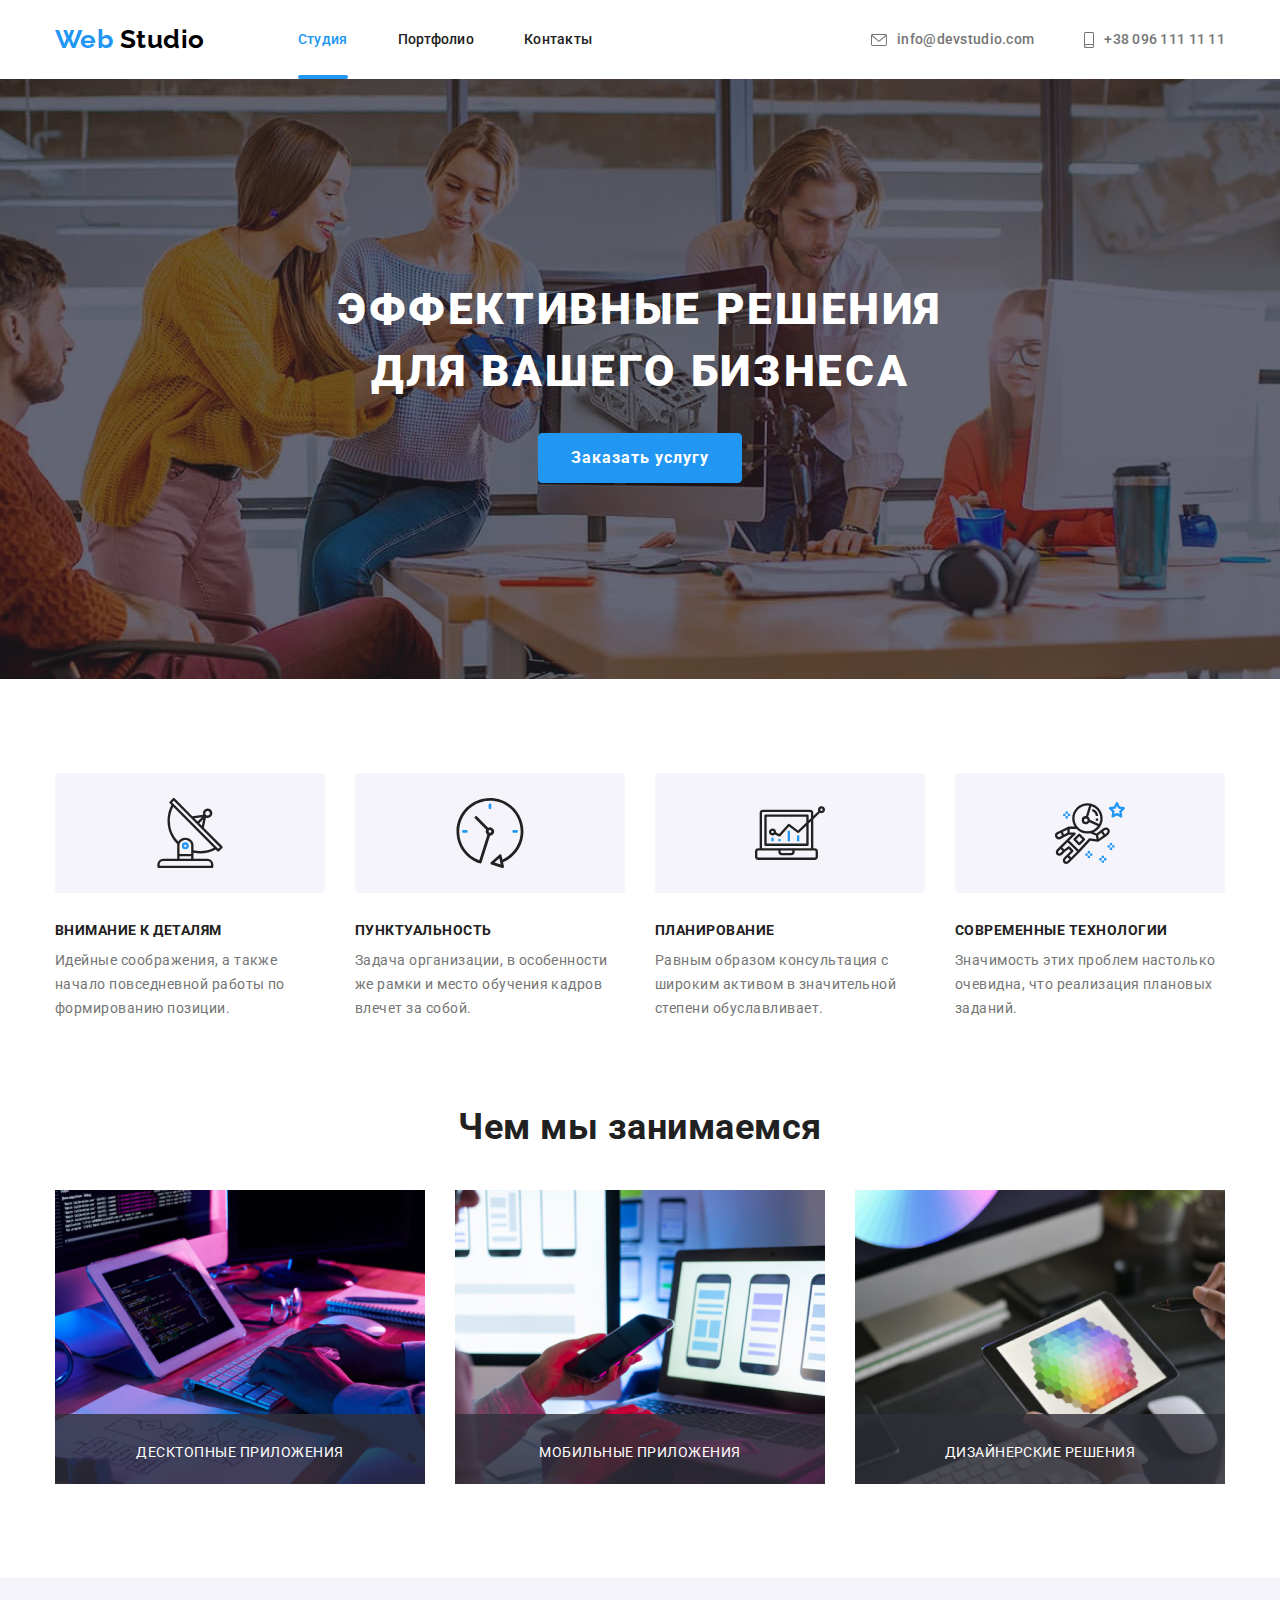
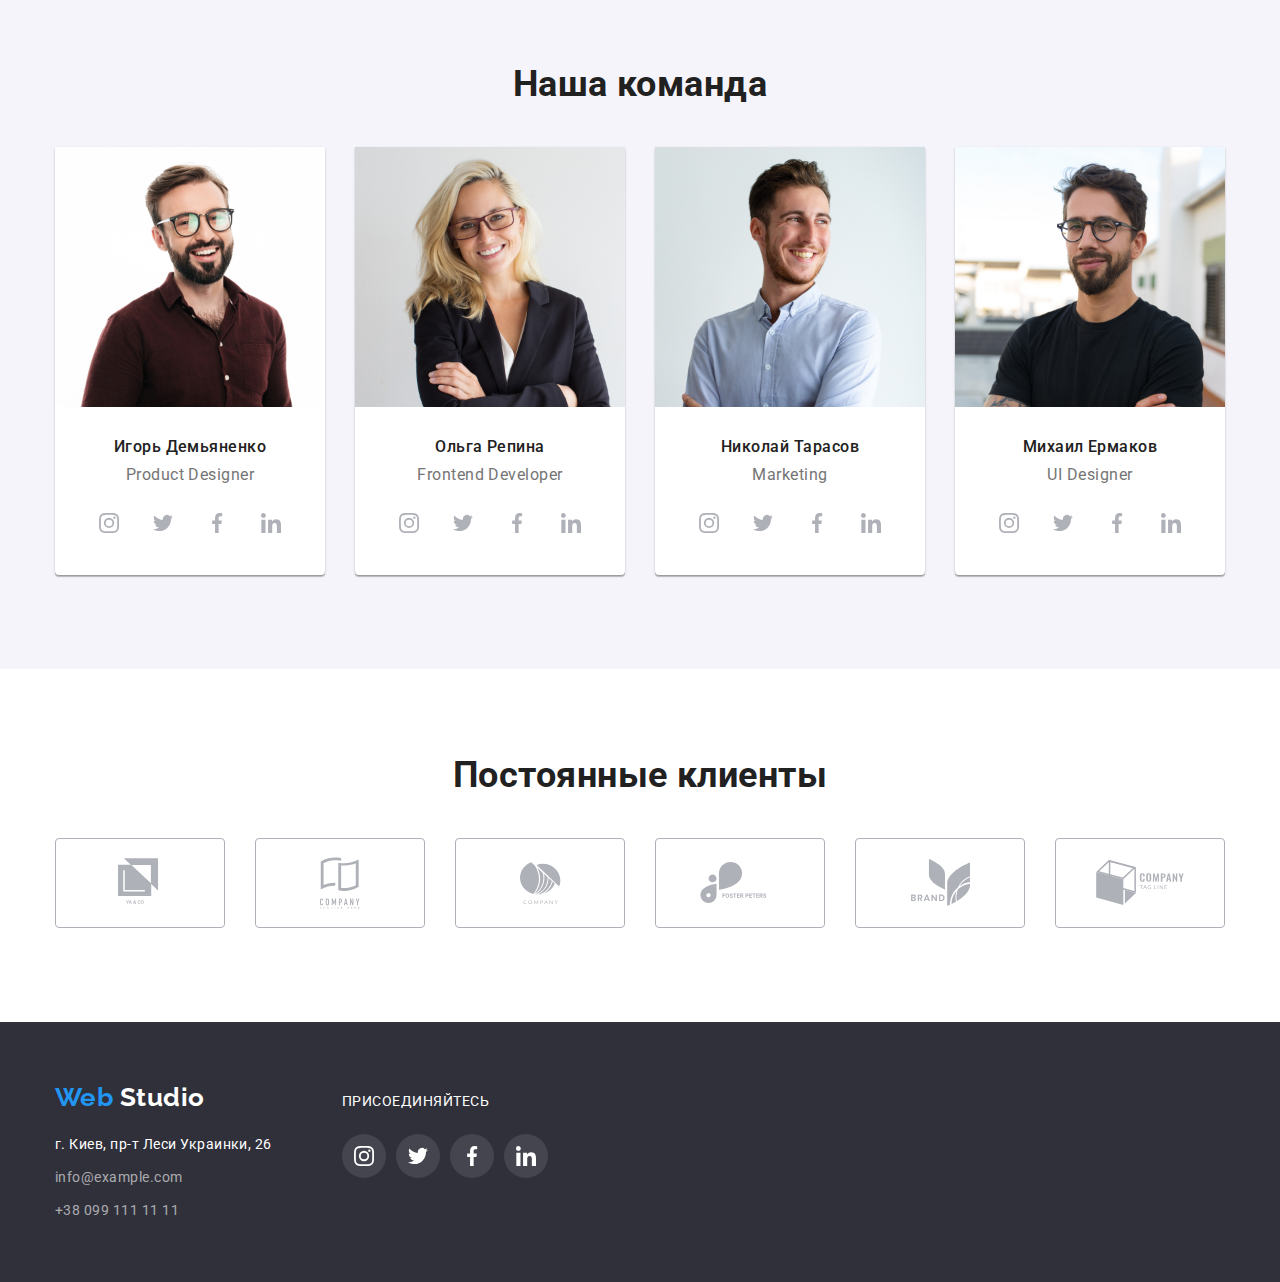
<file: index.html>
<!DOCTYPE html>
<html lang="ru">
  <head>
    <meta charset="UTF-8" />
    <meta name="viewport" content="width=device-width, initial-scale=1.0" />
    <title>WebStudio</title>

    <link rel="preconnect" href="https://fonts.gstatic.com" />
    <link
      href="https://fonts.googleapis.com/css2?family=Raleway:wght@700&family=Roboto:wght@400;500;700;900&display=swap"
      rel="stylesheet"
    />
    <link rel="stylesheet" href="./css/modern-normalize.css " />
    <link rel="stylesheet" href="./css/style.css" />
  </head>
  <body>
    <!-- Шапка сайта -->
    <header>
      <div class="container top-line">
        <nav class="nav-container">
          <a href="" class="logo">
            <span class="logo-blue">Web</span>
            <span class="logo-black">Studio</span>
          </a>

          <ul class="site-nav">
            <li class="pages">
              <a href="./index.html" class="link current">Студия</a>
            </li>
            <li class="pages">
              <a href="./portfolio.html" class="link">Портфолио</a>
            </li>
            <li class="pages"><a href="" class="link">Контакты</a></li>
          </ul>
        </nav>

        <ul class="list-cont">
          <li class="item">
            <a href="mailto:info@devstudio.com" class="mail">
              <svg class="header-icon" width="16px" height="12px">
                <use href="./images/sprite.svg#icon-envelope"></use>
              </svg>
              info@devstudio.com
            </a>
          </li>
          <li class="item">
            <a href="tel:+380961111111" class="tel">
              <svg class="header-icon" width="10px" height="16px">
                <use href="./images/sprite.svg#icon-smartphone"></use>
              </svg>

              +38 096 111 11 11</a
            >
          </li>
        </ul>
      </div>
    </header>
    <main>
      <!-- Герой -->
      <section class="hero">
        <div class="container">
          <h1 class="hero-title">
            Эффективные решения <br />для вашего бизнеса
          </h1>
          <button class="text-btn" data-modal-open>Заказать услугу</button>
        </div>
      </section>
      <!-- Особенности компании -->
      <section class="features">
        <div class="container">
          <h2 class="visually-hidden">Особенности</h2>
          <ul class="features-list">
            <li class="features-card">
              <div class="box">
                <svg class="features-icon" width="70px" height="70px">
                  <use href="./images/sprite.svg#icon-antenna-1"></use>
                </svg>
              </div>

              <h3 class="features-title">Внимание к деталям</h3>
              <p class="features-desc">
                Идейные соображения, а также начало повседневной работы по
                формированию позиции.
              </p>
            </li>
            <li class="features-card">
              <div class="box">
                <svg class="features-icon" width="70px" height="70px">
                  <use href="./images/sprite.svg#icon-clock-1"></use>
                </svg>
              </div>
              <h3 class="features-title">Пунктуальность</h3>
              <p class="features-desc">
                Задача организации, в особенности же рамки и место обучения
                кадров влечет за собой.
              </p>
            </li>
            <li class="features-card">
              <div class="box">
                <svg class="features-icon" width="70px" height="70px">
                  <use href="./images/sprite.svg#icon-diagram-1"></use>
                </svg>
              </div>
              <h3 class="features-title">Планирование</h3>
              <p class="features-desc">
                Равным образом консультация с широким активом в значительной
                степени обуславливает.
              </p>
            </li>
            <li class="features-card">
              <div class="box">
                <svg class="features-icon" width="70px" height="70px">
                  <use href="./images/sprite.svg#icon-astronaut-1"></use>
                </svg>
              </div>
              <h3 class="features-title">Современные технологии</h3>
              <p class="features-desc">
                Значимость этих проблем настолько очевидна, что реализация
                плановых заданий.
              </p>
            </li>
          </ul>
        </div>
      </section>
      <!-- Услуги компании -->
      <section class="services">
        <div class="container">
          <h2 class="services-title">Чем мы занимаемся</h2>
          <ul class="services-list">
            <li class="services-card">
              <a href="" class="link"
                ><img
                  src="./images/box1.jpg"
                  alt="услуги_компании"
                  width="370"
                  height="294"
                />
                <div class="services-overlay">
                  <p class="services-describe">ДЕСКТОПНЫЕ ПРИЛОЖЕНИЯ</p>
                </div></a
              >
            </li>
            <li class="services-card">
              <a href="" class="link">
                <img
                  src="./images/box2.jpg"
                  alt="услуги_компании"
                  width="370"
                  height="294"
                />
                <div class="services-overlay">
                  <p class="services-describe">МОБИЛЬНЫЕ ПРИЛОЖЕНИЯ</p>
                </div></a
              >
            </li>
            <li class="services-card">
              <a href="" class="link">
                <img
                  src="./images/box3.jpg"
                  alt="услуги_компании"
                  width="370"
                  height="294"
                />
                <div class="services-overlay">
                  <p class="services-describe">ДИЗАЙНЕРСКИЕ РЕШЕНИЯ</p>
                </div></a
              >
            </li>
          </ul>
        </div>
      </section>
      <!-- Участники компании -->
      <section class="team">
        <div class="container">
          <h2 class="team-title">Наша команда</h2>
          <ul class="team-list">
            <li class="team-card">
              <img
                src="./images/img_3.jpg"
                alt="участник_команды"
                width="270"
                height="260"
              />
              <h3 class="team-member">Игорь Демьяненко</h3>
              <p class="position">Product Designer</p>
              <ul class="social-links">
                <li class="social-list">
                  <a href="" aria-label="Ссылка на Instagram" class="team-link"
                    ><svg class="team-icon" width="20" height="20">
                      <use href="./images/sprite.svg#icon-instagram-1"></use>
                    </svg>
                  </a>
                </li>
                <li class="social-list">
                  <a href="" aria-label="Ссылка на Twitter" class="team-link"
                    ><svg class="team-icon" width="20" height="20">
                      <use href="./images/sprite.svg#icon-twitter-1"></use></svg
                  ></a>
                </li>
                <li class="social-list">
                  <a href="" aria-label="Ссылка на Facebook" class="team-link"
                    ><svg class="team-icon" width="20" height="20">
                      <use
                        href="./images/sprite.svg#icon-facebook-1"
                      ></use></svg
                  ></a>
                </li>
                <li class="social-list">
                  <a href="" aria-label=" Ссылка на Linkedin" class="team-link"
                    ><svg class="team-icon" width="20" height="20">
                      <use
                        href="./images/sprite.svg#icon-linkedin-1"
                      ></use></svg
                  ></a>
                </li>
              </ul>
            </li>
            <li class="team-card">
              <img
                src="./images/img_2.jpg"
                alt="участник_команды"
                width="270"
                height="260"
              />
              <h3 class="team-member">Ольга Репина</h3>
              <p class="position">Frontend Developer</p>
              <ul class="social-links">
                <li class="social-list">
                  <a href="" aria-label="Ссылка на Instagram" class="team-link"
                    ><svg class="team-icon" width="20" height="20">
                      <use href="./images/sprite.svg#icon-instagram-1"></use>
                    </svg>
                  </a>
                </li>
                <li class="social-list">
                  <a href="" aria-label="Ссылка на Twitter" class="team-link"
                    ><svg class="team-icon" width="20" height="20">
                      <use href="./images/sprite.svg#icon-twitter-1"></use></svg
                  ></a>
                </li>
                <li class="social-list">
                  <a href="" aria-label="Ссылка на Facebook" class="team-link"
                    ><svg class="team-icon" width="20" height="20">
                      <use
                        href="./images/sprite.svg#icon-facebook-1"
                      ></use></svg
                  ></a>
                </li>
                <li class="social-list">
                  <a href="" aria-label="Ссылка на Linkedin" class="team-link"
                    ><svg class="team-icon" width="20" height="20">
                      <use
                        href="./images/sprite.svg#icon-linkedin-1"
                      ></use></svg
                  ></a>
                </li>
              </ul>
            </li>
            <li class="team-card">
              <img
                src="./images/img_1.jpg"
                alt="участник_команды"
                width="270"
                height="260"
              />
              <h3 class="team-member">Николай Тарасов</h3>
              <p class="position">Marketing</p>
              <ul class="social-links">
                <li class="social-list">
                  <a href="" aria-label="Ссылка на Instagram" class="team-link"
                    ><svg class="team-icon" width="20" height="20">
                      <use href="./images/sprite.svg#icon-instagram-1"></use>
                    </svg>
                  </a>
                </li>
                <li class="social-list">
                  <a href="" aria-label="Ссылка на Twitter" class="team-link"
                    ><svg class="team-icon" width="20" height="20">
                      <use href="./images/sprite.svg#icon-twitter-1"></use></svg
                  ></a>
                </li>
                <li class="social-list">
                  <a href="" aria-label="Ссылка на Facebook" class="team-link"
                    ><svg class="team-icon" width="20" height="20">
                      <use
                        href="./images/sprite.svg#icon-facebook-1"
                      ></use></svg
                  ></a>
                </li>
                <li class="social-list">
                  <a href="" aria-label="Ссылка на Linkedin" class="team-link"
                    ><svg class="team-icon" width="20" height="20">
                      <use
                        href="./images/sprite.svg#icon-linkedin-1"
                      ></use></svg
                  ></a>
                </li>
              </ul>
            </li>
            <li class="team-card">
              <img
                src="./images/img.jpg"
                alt="участник_команды"
                width="270"
                height="260"
              />
              <h3 class="team-member">Михаил Ермаков</h3>
              <p class="position">UI Designer</p>
              <ul class="social-links">
                <li class="social-list">
                  <a href="" aria-label="Ссылка на Instagram" class="team-link"
                    ><svg class="team-icon" width="20" height="20">
                      <use href="./images/sprite.svg#icon-instagram-1"></use>
                    </svg>
                  </a>
                </li>
                <li class="social-list">
                  <a href="" aria-label="Ссылка на Twitter" class="team-link"
                    ><svg class="team-icon" width="20" height="20">
                      <use href="./images/sprite.svg#icon-twitter-1"></use></svg
                  ></a>
                </li>
                <li class="social-list">
                  <a href="" aria-label="Ссылка на Facebook" class="team-link"
                    ><svg class="team-icon" width="20" height="20">
                      <use
                        href="./images/sprite.svg#icon-facebook-1"
                      ></use></svg
                  ></a>
                </li>
                <li class="social-list">
                  <a href="" aria-label="Ссылка на Linkedin" class="team-link"
                    ><svg class="team-icon" width="20" height="20">
                      <use
                        href="./images/sprite.svg#icon-linkedin-1"
                      ></use></svg
                  ></a>
                </li>
              </ul>
            </li>
          </ul>
        </div>
      </section>
      <section class="clients">
        <div class="container">
          <h2 class="clients-title">Постоянные клиенты</h2>
          <ul class="clients-card">
            <li class="clients-list">
              <a href="" class="clients-link"
                ><svg class="clients-icon" width="44.27px" height="49.23px">
                  <use href="./images/sprite.svg#icon-logo1"></use></svg
              ></a>
            </li>
            <li class="clients-list">
              <a href="" class="clients-link"
                ><svg class="clients-icon" width="40px" height="52px">
                  <use href="./images/sprite.svg#icon-logo2"></use></svg
              ></a>
            </li>
            <li class="clients-list">
              <a href="" class="clients-link"
                ><svg class="clients-icon" width="41px" height="42.6px">
                  <use href="./images/sprite.svg#icon-logo3"></use></svg
              ></a>
            </li>
            <li class="clients-list">
              <a href="" class="clients-link"
                ><svg class="clients-icon" width="79.66px" height="42.02px">
                  <use href="./images/sprite.svg#icon-logo4"></use></svg
              ></a>
            </li>
            <li class="clients-list">
              <a href="" class="clients-link"
                ><svg class="clients-icon" width="59px" height="47px">
                  <use href="./images/sprite.svg#icon-logo5"></use></svg
              ></a>
            </li>
            <li class="clients-list">
              <a href="" class="clients-link"
                ><svg class="clients-icon" width="88.48px" height="45.44px">
                  <use href="./images/sprite.svg#icon-logo6"></use></svg
              ></a>
            </li>
          </ul>
        </div>
      </section>
    </main>
    <!-- Подвал -->
    <footer class="footer">
      <div class="container">
        <div class="footer-adress">
          <a href="" class="logo"
            ><span class="logo-blue">Web</span
            ><span class="logo-white"> Studio</span></a
          >

          <address class="adress-list">
            <p class="city">г. Киев, пр-т Леси Украинки, 26</p>
            <p class="mail-footer">
              <a href=" mailto:info@example.com" class="mail"
                >info@example.com</a
              >
            </p>
            <p class="tel-footer">
              <a href="tel:+380991111111" class="tel">+38 099 111 11 11</a>
            </p>
          </address>
        </div>
        <div class="social">
          <p class="social-title">ПРИСОЕДИНЯЙТЕСЬ</p>
          <ul class="social-links">
            <li class="social-list">
              <a href="" aria-label="Ссылка на Instagram" class="footer-link"
                ><svg class="footer-icon" width="20" height="20">
                  <use href="./images/sprite.svg#icon-instagramf"></use></svg
              ></a>
            </li>
            <li class="social-list">
              <a href="" aria-label="Ссылка на Twitter" class="footer-link"
                ><svg class="footer-icon" width="20" height="20">
                  <use href="./images/sprite.svg#icon-twitterf"></use></svg
              ></a>
            </li>
            <li class="social-list">
              <a href="" aria-label="Ссылка на Facebook" class="footer-link"
                ><svg class="footer-icon" width="20" height="20">
                  <use href="./images/sprite.svg#icon-facebookf"></use></svg
              ></a>
            </li>
            <li class="social-list">
              <a href="" aria-label="Ссылка на Linkedin" class="footer-link"
                ><svg class="footer-icon" width="20" height="20">
                  <use href="./images/sprite.svg#icon-linkedinf"></use></svg
              ></a>
            </li>
          </ul>
        </div>
      </div>
    </footer>

    <div class="backdrop is-hidden" data-modal>
      <div class="modal">
        <button class="modal-btn" data-modal-close>
          <svg class="modal-icon" width="11" height="11">
            <use href="./images/sprite.svg#vector"></use>
          </svg>
        </button>
      </div>
    </div>

    <script src="./js/modal.js"></script>
  </body>
</html>
</file>
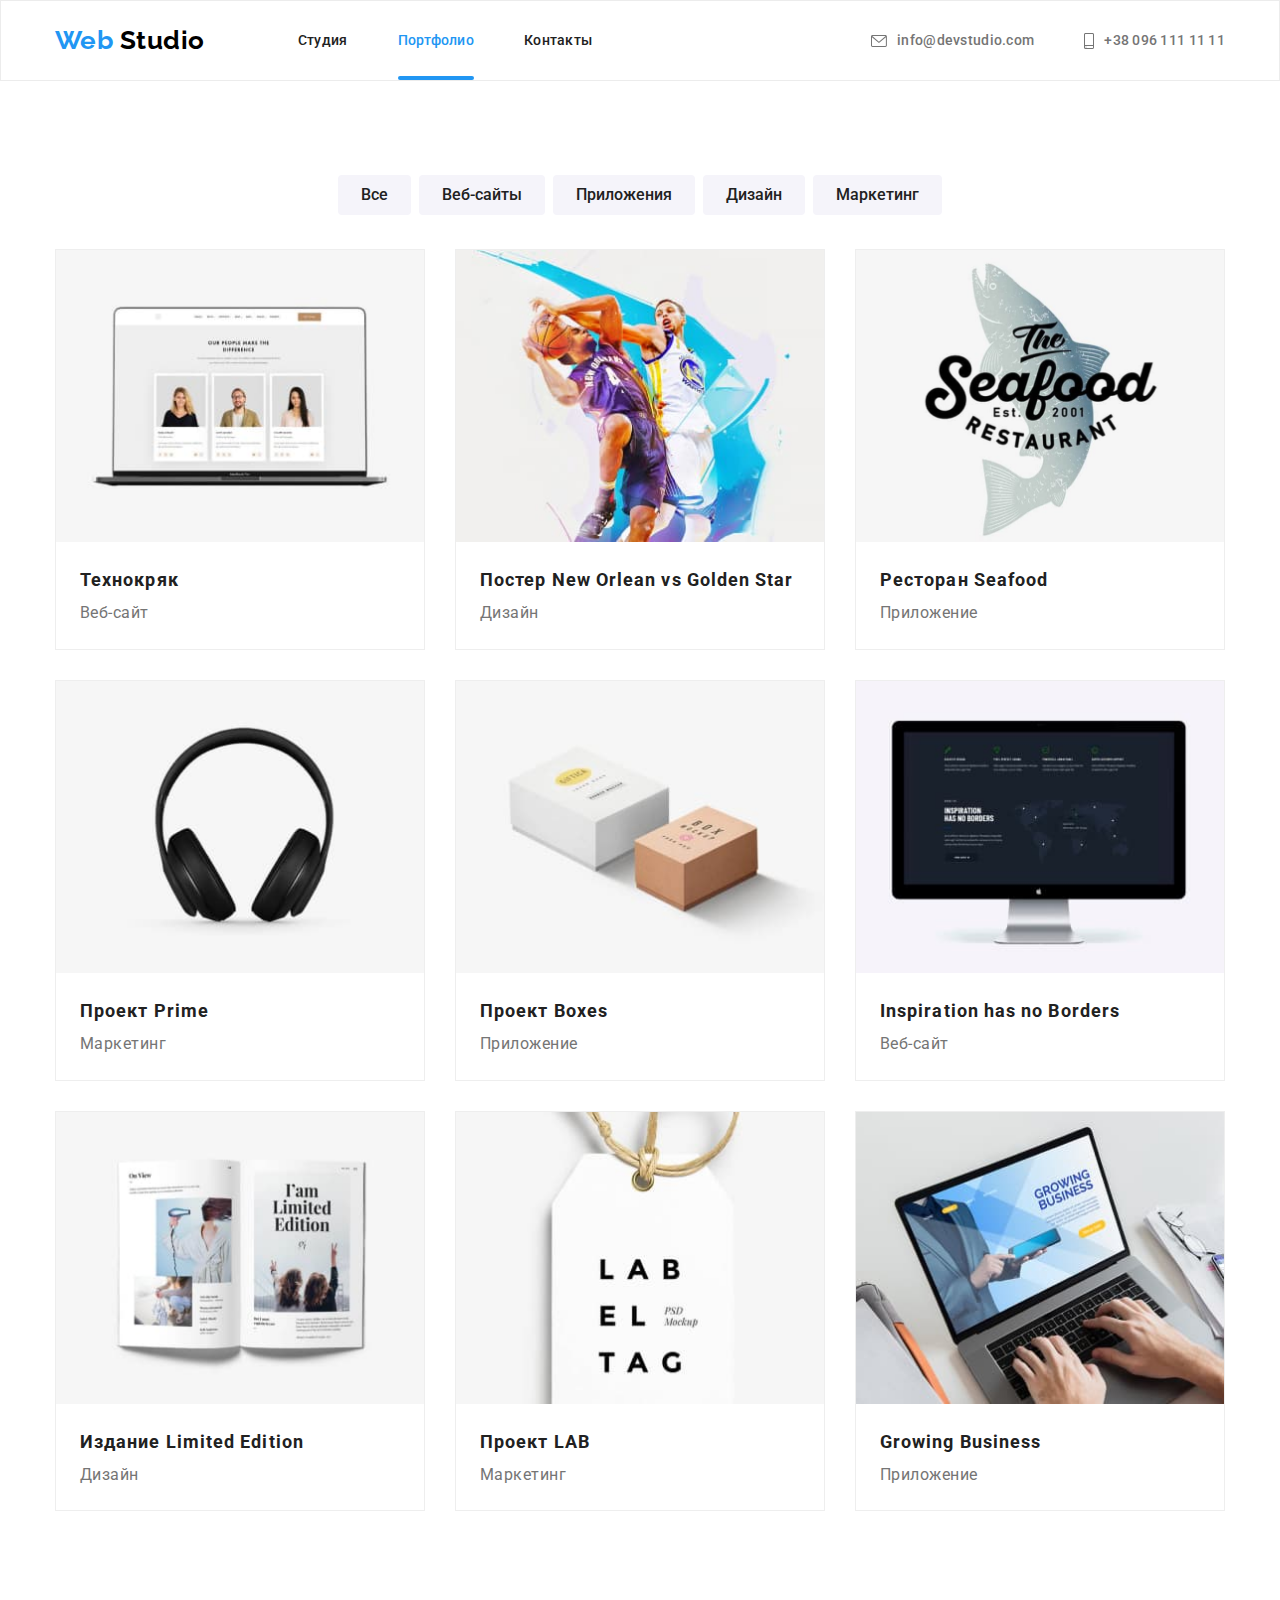
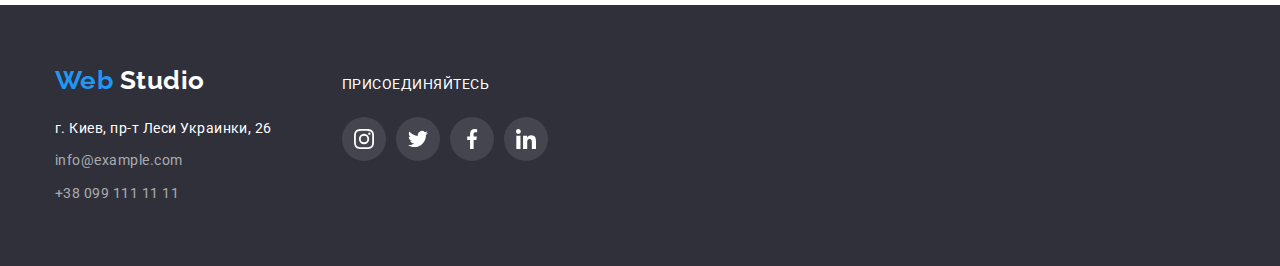
<file: portfolio.html>
<!DOCTYPE html>
<html lang="ru">
  <head>
    <meta charset="UTF-8" />
    <meta name="viewport" content="width=device-width, initial-scale=1.0" />
    <title>Портфолио</title>
    <link rel="preconnect" href="https://fonts.gstatic.com" />
    <link
      href="https://fonts.googleapis.com/css2?family=Raleway:wght@700&family=Roboto:wght@400;500;700;900&display=swap"
      rel="stylesheet"
    />
    <link rel="stylesheet" href="./css/modern-normalize.css " />
    <link rel="stylesheet" href="./css/style.css" />
  </head>
  <body>
    <!-- Шапка сайта -->
    <header class="header-line">
      <div class="container top-line">
        <nav class="nav-container">
          <a href="" class="logo">
            <span class="logo-blue">Web</span>
            <span class="logo-black">Studio</span>
          </a>

          <ul class="site-nav">
            <li class="pages">
              <a href="./index.html" class="link">Студия</a>
            </li>
            <li class="pages">
              <a href="./portfolio.html" class="link current">Портфолио</a>
            </li>
            <li class="pages"><a href="" class="link">Контакты</a></li>
          </ul>
        </nav>
        <ul class="list-cont">
          <li class="item">
            <a href="mailto:info@devstudio.com" class="mail">
              <svg class="header-icon" width="16px" height="12px">
                <use href="./images/sprite.svg#icon-envelope"></use>
              </svg>
              info@devstudio.com
            </a>
          </li>
          <li class="item">
            <a href="tel:+380961111111" class="tel">
              <svg class="header-icon" width="10px" height="16px">
                <use href="./images/sprite.svg#icon-smartphone"></use>
              </svg>
              +38 096 111 11 11
            </a>
          </li>
        </ul>
      </div>
    </header>
    <main>
      <h1 class="visually-hidden">Портфолио</h1>
      <!-- Список услуг -->
      <section class="portfolio">
        <div class="container">
          <ul class="filters">
            <li class="position">
              <button type="button" class="item">Все</button>
            </li>
            <li class="position">
              <button type="button" class="item">Веб-сайты</button>
            </li>
            <li class="position">
              <button type="button" class="item">Приложения</button>
            </li>
            <li class="position">
              <button type="button" class="item">Дизайн</button>
            </li>
            <li class="position">
              <button type="button" class="item">Маркетинг</button>
            </li>
          </ul>
          <ul class="serv-list">
            <li class="serv-card">
              <a href="" class="item">
                <div class="overlay-box">
                  <img
                    src="./images/img4.jpg"
                    alt="изображение-услуги-компании"
                    width="370"
                    height="294"
                  />
                  <div class="overlay">
                    <p class="overlay-text">
                      Технокряк это современная площадка распространения
                      коронавируса. Компании используют эту платформу для
                      цифрового шпионажа и атак на защищённые сервера
                      конкурентов.
                    </p>
                  </div>
                </div>
                <div class="title">
                  <h2 class="service">Технокряк</h2>
                  <p class="descrip">Веб-сайт</p>
                </div></a
              >
            </li>
            <li class="serv-card">
              <a href="" class="item">
                <div class="overlay-box">
                  <img
                    src="./images/img5.jpg"
                    alt="изображение-услуги-компании"
                    width="370"
                    height="294"
                  />
                  <div class="overlay">
                    <p class="overlay-text">
                      Технокряк это современная площадка распространения
                      коронавируса. Компании используют эту платформу для
                      цифрового шпионажа и атак на защищённые сервера
                      конкурентов.
                    </p>
                  </div>
                </div>
                <div class="title">
                  <h2 class="service">Постер New Orlean vs Golden Star</h2>
                  <p class="descrip">Дизайн</p>
                </div></a
              >
            </li>
            <li class="serv-card">
              <a href="" class="item">
                <div class="overlay-box">
                  <img
                    src="./images/img6.jpg"
                    alt="изображение-услуги-компании"
                    width="370"
                    height="294"
                  />
                  <div class="overlay">
                    <p class="overlay-text">
                      Технокряк это современная площадка распространения
                      коронавируса. Компании используют эту платформу для
                      цифрового шпионажа и атак на защищённые сервера
                      конкурентов.
                    </p>
                  </div>
                </div>
                <div class="title">
                  <h2 class="service">Ресторан Seafood</h2>
                  <p class="descrip">Приложение</p>
                </div></a
              >
            </li>
            <li class="serv-card">
              <a href="" class="item">
                <div class="overlay-box">
                  <img
                    src="./images/img7.jpg"
                    alt="изображение-услуги-компании"
                    width="370"
                    height="294"
                  />

                  <div class="overlay">
                    <p class="overlay-text">
                      Технокряк это современная площадка распространения
                      коронавируса. Компании используют эту платформу для
                      цифрового шпионажа и атак на защищённые сервера
                      конкурентов.
                    </p>
                  </div>
                </div>
                <div class="title">
                  <h2 class="service">Проект Prime</h2>
                  <p class="descrip">Маркетинг</p>
                </div></a
              >
            </li>
            <li class="serv-card">
              <a href="" class="item">
                <div class="overlay-box">
                  <img
                    src="./images/img8.jpg"
                    alt="изображение-услуги-компании"
                    width="370"
                    height="294"
                  />
                  <div class="overlay">
                    <p class="overlay-text">
                      Технокряк это современная площадка распространения
                      коронавируса. Компании используют эту платформу для
                      цифрового шпионажа и атак на защищённые сервера
                      конкурентов.
                    </p>
                  </div>
                </div>
                <div class="title">
                  <h2 class="service">Проект Boxes</h2>
                  <p class="descrip">Приложение</p>
                </div></a
              >
            </li>
            <li class="serv-card">
              <a href="" class="item">
                <div class="overlay-box">
                  <img
                    src="./images/img9.jpg"
                    alt="изображение-услуги-компании"
                    width="370"
                    height="294"
                  />
                  <div class="overlay">
                    <p class="overlay-text">
                      Технокряк это современная площадка распространения
                      коронавируса. Компании используют эту платформу для
                      цифрового шпионажа и атак на защищённые сервера
                      конкурентов.
                    </p>
                  </div>
                </div>
                <div class="title">
                  <h2 class="service">Inspiration has no Borders</h2>
                  <p class="descrip">Веб-сайт</p>
                </div></a
              >
            </li>
            <li class="serv-card">
              <a href="" class="item">
                <div class="overlay-box">
                  <img
                    src="./images/img10.jpg"
                    alt="изображение-услуги-компании"
                    width="370"
                    height="294"
                  />
                  <div class="overlay">
                    <p class="overlay-text">
                      Технокряк это современная площадка распространения
                      коронавируса. Компании используют эту платформу для
                      цифрового шпионажа и атак на защищённые сервера
                      конкурентов.
                    </p>
                  </div>
                </div>
                <div class="title">
                  <h2 class="service">Издание Limited Edition</h2>
                  <p class="descrip">Дизайн</p>
                </div></a
              >
            </li>
            <li class="serv-card">
              <a href="" class="item">
                <div class="overlay-box">
                  <img
                    src="./images/img11.jpg"
                    alt="изображение-услуги-компании"
                    width="370"
                    height="294"
                  />
                  <div class="overlay">
                    <p class="overlay-text">
                      Технокряк это современная площадка распространения
                      коронавируса. Компании используют эту платформу для
                      цифрового шпионажа и атак на защищённые сервера
                      конкурентов.
                    </p>
                  </div>
                </div>
                <div class="title">
                  <h2 class="service">Проект LAB</h2>
                  <p class="descrip">Маркетинг</p>
                </div></a
              >
            </li>
            <li class="serv-card">
              <a href="" class="item">
                <div class="overlay-box">
                  <img
                    src="./images/img12.jpg"
                    alt="изображение-услуги-компании"
                    width="370"
                    height="294"
                  />
                  <div class="overlay">
                    <p class="overlay-text">
                      Технокряк это современная площадка распространения
                      коронавируса. Компании используют эту платформу для
                      цифрового шпионажа и атак на защищённые сервера
                      конкурентов.
                    </p>
                  </div>
                </div>
                <div class="title">
                  <h2 class="service">Growing Business</h2>
                  <p class="descrip">Приложение</p>
                </div></a
              >
            </li>
          </ul>
        </div>
      </section>
    </main>
    <!-- Подвал -->
    <footer class="footer">
      <div class="container">
        <div class="footer-adress">
          <a href="" class="logo">
            <span class="logo-blue">Web</span
            ><span class="logo-white"> Studio</span></a
          >
          <address class="adress-list">
            <p class="city">г. Киев, пр-т Леси Украинки, 26</p>
            <p class="mail-footer">
              <a href=" mailto:info@example.com" class="mail"
                >info@example.com</a
              >
            </p>
            <p class="tel-footer">
              <a href="tel:+380991111111" class="tel">+38 099 111 11 11</a>
            </p>
          </address>
        </div>
        <div class="social">
          <p class="social-title">ПРИСОЕДИНЯЙТЕСЬ</p>
          <ul class="social-links">
            <li class="social-list">
              <a href="" aria-label="Ссылка на Instagram" class="footer-link"
                ><svg class="footer-icon" width="20" height="20">
                  <use href="./images/sprite.svg#icon-instagramf"></use>
                </svg>
              </a>
            </li>
            <li class="social-list">
              <a href="" aria-label="Ссылка на Twitter" class="footer-link"
                ><svg class="footer-icon" width="20" height="20">
                  <use href="./images/sprite.svg#icon-twitterf"></use>
                </svg>
              </a>
            </li>
            <li class="social-list">
              <a href="" aria-label=" Ссылка на Facebook" class="footer-link"
                ><svg class="footer-icon" width="20" height="20">
                  <use href="./images/sprite.svg#icon-facebookf"></use>
                </svg>
              </a>
            </li>
            <li class="social-list">
              <a href="" aria-label="Ссылка на Linkedin" class="footer-link">
                <svg class="footer-icon" width="20" height="20">
                  <use href="./images/sprite.svg#icon-linkedinf"></use>
                </svg>
              </a>
            </li>
          </ul>
        </div>
      </div>
    </footer>
  </body>
</html>
</file>
<file: css/style.css>
/* Основное */

:root {
  --main-color: #212121;
  --grey: #757575;
  --footer-mail-number: rgba(255, 255, 255, 0.6);
  --white: #ffffff;
  --blue: #2196f3;
  --black: #000000;
  --list-gap: 30px;
}
ul {
  list-style: none;
}
.visually-hidden {
  position: absolute;
  width: 1px;
  height: 1px;
  margin: -1px;
  border: 0;
  padding: 0;
  white-space: nowrap;
  clip-path: inset(100%);
  clip: rect(0 0 0 0);
  overflow: hidden;
}

body {
  color: var(--main-color);
  background-color: var(--white);
  font-family: "Roboto", sans-serif;
  letter-spacing: 0.03em;
}
img {
  display: block;
  max-width: 100%;
  height: auto;
}
.container {
  width: 1200px;
  padding-left: 15px;
  padding-right: 15px;
  margin-left: auto;
  margin-right: auto;
  /* outline: 1px solid tomato;
  background-color: indianred; */
}

.site-nav,
.list-cont,
.features-list,
.services-list,
.team-list,
.filters,
.serv-list,
.social-links,
.clients-card {
  padding: 0px;
  margin: 0px;
}
.features,
.services,
.team,
.clients {
  padding-top: 94px;
  /* background-color: goldenrod; */
}

/* ................................................. */
/* .......................ХЕДЕР......................... */
.header-line {
  border: 1px solid #ececec;
}
.top-line {
  display: flex;
  align-items: center;
}

.top-line .logo {
  font-family: "Raleway", sans-serif;
  font-weight: 700;
  font-size: 26px;
  line-height: 1.2;
  text-decoration: none;
}
.logo .logo-blue {
  color: var(--blue);
}
.logo .logo-black {
  color: var(--black);
}
.logo .logo-white {
  color: var(--white);
}

.nav-container {
  display: flex;
  align-items: center;
}
.site-nav {
  display: flex;
  margin-left: 93px;
}

.site-nav .pages:not(:last-child) {
  margin-right: 50px;
}
/* .site-nav .pages {
  outline: 2px solid tomato;
  background-color: yellow;
} */

.site-nav .link {
  color: var(--main-color);
  font-weight: 500;
  font-size: 14px;
  line-height: 1.1;
  letter-spacing: 0.02em;
  text-decoration: none;
  display: inline-block;
  padding-top: 32px;
  padding-bottom: 32px;
  position: relative;
  transition: color 250ms cubic-bezier(0.4, 0, 0.2, 1);
}
.site-nav .link:hover,
.site-nav .link:focus {
  color: var(--blue);
}
.site-nav .link.current {
  color: var(--blue);
}

.site-nav .link.current::after {
  position: absolute;
  content: "";
  display: block;
  height: 4px;
  width: 100%;
  border-radius: 2px;
  background-color: var(--blue);
  bottom: 0;
  left: 0;
}

.list-cont {
  display: flex;
  align-items: center;
  margin-left: auto;
}

.list-cont .item:not(:last-child) {
  margin-right: 50px;
}
/* АЛЬТЕРНАТИВА */
/* .list-cont .item + .item {
  margin-left: 50px;
} */

.list-cont .mail,
.list-cont .tel {
  color: var(--grey);
  font-weight: 500;
  font-size: 14px;
  line-height: 1.1;
  letter-spacing: 0.02em;
  text-decoration: none;
  transition: color 250ms cubic-bezier(0.4, 0, 0.2, 1);
}
.list-cont .mail:hover,
.list-cont .mail:focus,
.list-cont .tel:hover,
.list-cont .tel:focus {
  color: var(--blue);
}
.header-icon {
  fill: currentColor;
  margin-right: 10px;
}
.item .mail {
  display: flex;
  justify-content: center;
  align-items: center;
}
.item .tel {
  display: flex;
  justify-content: center;
  align-items: center;
}
/* ........................ХЕДЕР.............................. */

/* .............................ГЕРОЙ............................. */

.hero {
  max-width: 1600px;
  height: 600px;
  margin-left: auto;
  margin-right: auto;
  padding-top: 200px;
  padding-bottom: 200px;
  color: var(--white);
  background-color: #2f303a;
  text-align: center;
  background-image: linear-gradient(
      to right,
      rgba(47, 48, 58, 0.4),
      rgba(47, 48, 58, 0.4)
    ),
    url(../images/bg-image.jpg);
  background-size: cover;
  background-repeat: no-repeat;
  background-position: center;
}

.hero-title {
  margin-top: 0px;
  margin-bottom: 0px;
  color: var(--white);
  font-weight: 900;
  font-size: 44px;
  line-height: 1.4;
  letter-spacing: 0.06em;
  text-transform: uppercase;
}

.text-btn {
  color: var(--white);
  background-color: var(--blue);
  font-weight: 700;
  font-size: 16px;
  line-height: 1.8;
  letter-spacing: 0.06em;
  text-decoration: none;
  display: inline-block;
  border-radius: 4px;
  padding: 10px 32px 10px 32px;
  min-width: 200px;
  border: 1px solid var(--blue);
  margin-top: 30px;
  cursor: pointer;
}
/* .............................ГЕРОЙ............................. */

/* ...............................ПРЕИМУЩЕСТВА.................... */

.features-desc {
  color: var(--grey);
  font-family: "Roboto";
  font-weight: 400;
  font-size: 14px;
  line-height: 1.7;
  margin-top: 0px;
  margin-bottom: 0px;
}
.features-title {
  font-weight: 700;
  font-size: 14px;
  line-height: 1.14;
  text-transform: uppercase;
  margin-top: 0px;
  margin-bottom: 10px;
}
.features-list {
  /* outline: 1px solid tomato; */
  display: flex;
  flex-wrap: wrap;
}
.features-card {
  /* outline: 1px solid yellow; */
  width: calc((100% - 90px) / 4);
  margin-right: var(--list-gap);
}
.features-list :nth-child(4) {
  margin-right: 0px;
}
.box {
  background-color: #f5f4fa;
  border-radius: 4px;
  width: 270px;
  height: 120px;
  display: flex;
  justify-content: center;
  align-items: center;
  margin-bottom: 30px;
}
/* Пример бекграунд имейдж */
/* .features-card::before {
  display: block;
  content: "";
  height: 120px;
  background-size: contain;
  background-repeat: no-repeat;
  background-position: center;
  background-color: #f5f4fa;
  border-radius: 4px;
  margin-bottom: 30px;
}

.icon-antenna::before {
  background-image: url(../images/features/antenna\ 1.svg);
  background-size: 70px;
}
.icon-clock::before {
  background-image: url(../images/features/clock\ 1.svg);
  background-size: 70px;
}
.icon-diagram::before {
  background-image: url(../images/features/diagram\ 1.svg);
  background-size: 70px;
}
.icon-astronaut::before {
  background-image: url(../images/features/astronaut\ 1.svg);
  background-size: 70px;
}   */

/* ...............................ПРЕИМУЩЕСТВА.................... */

/* ...........................ЧЕМ..МЫ..ЗАНИМАЕМСЯ................... */

.services-list {
  /* outline: 1px solid tomato; */
  display: flex;
  flex-wrap: wrap;
  margin-top: 50px;
}
.services-list > .services-card {
  /* outline: 1px solid yellow; */
  width: calc((100% - 60px) / 3);
  margin-right: var(--list-gap);
  position: relative;
}

.services-list :nth-child(3) {
  margin-right: 0px;
}
.services-card .link {
  display: block;
  text-decoration: none;
}
.services {
  padding-bottom: 94px;
}

.services-describe {
  color: var(--white);
  font-family: "Roboto";
  font-weight: 400;
  font-size: 14px;
  line-height: 1.7;
  margin: 0;
}
.services-overlay {
  position: absolute;
  bottom: 0;
  height: 70px;
  width: 370px;
  padding-top: 27px;
  padding-bottom: 27px;
  text-align: center;
  background-color: rgba(47, 48, 58, 0.8);
}
/* ...........................ЧЕМ..МЫ..ЗАНИМАЕМСЯ................... */

/* .................................НАША...КОМАНДА.......... */

.services-title,
.team-title,
.clients-title {
  font-weight: 700;
  font-size: 36px;
  line-height: 0.7;
  text-align: center;
  margin-top: 0px;
  margin-bottom: 0px;
}
.team {
  background-color: #f5f4fa;
  padding-bottom: 94px;
}

.team .team-member {
  font-weight: 500;
  font-size: 16px;
  line-height: 1.2;
  margin-top: 30px;
  margin-bottom: 0px;
}
.team .position {
  color: var(--grey);
  margin-top: 10px;
  margin-bottom: 16px;
}
.team-list {
  /* outline: 1px solid tomato; */
  display: flex;
  margin-top: 50px;
}

.team-card {
  text-align: center;
  /* outline: 1px solid yellow; */
  width: calc((100% - 90px) / 4);
  margin-right: 30px;
  padding-bottom: var(--list-gap);
  background-color: var(--white);
  box-shadow: 0px 1px 3px rgba(0, 0, 0, 0.12), 0px 1px 1px rgba(0, 0, 0, 0.14),
    0px 2px 1px rgba(0, 0, 0, 0.2);
  border-radius: 0px 0px 4px 4px;
}

.team-list :nth-child(4) {
  margin-right: 0px;
}
.social-links {
  display: flex;
  align-items: center;
  justify-content: center;
}
.social-list {
  margin-right: 10px;
}
.social-links:nth-last-child(4) {
  margin-right: 0px;
}
.team-link {
  display: flex;
  align-items: center;
  justify-content: center;
  width: 44px;
  height: 44px;
  border-radius: 50px;
  /* outline: 1px solid red; */
  color: #afb1b8;
  transition: background-color 250ms cubic-bezier(0.4, 0, 0.2, 1),
    color 250ms cubic-bezier(0.4, 0, 0.2, 1);
}

.team-link:hover,
.team-link:focus {
  background-color: var(--blue);
  color: var(--white);
}
.team-icon {
  fill: currentColor;
}

/* .................................НАША...КОМАНДА.......... */

/* ...............................ПОСТОЯННЫЕ..КЛИЕНТЫ................. */
.clients {
  text-align: center;
  padding-bottom: 94px;
}

.clients-card {
  display: flex;
  margin-top: 50px;
}
.clients-link {
  display: flex;
  justify-content: center;
  align-items: center;
  border: 1px solid #afb1b8;
  color: #afb1b8;
  border-radius: 4px;
  margin-right: var(--list-gap);
  width: 170px;
  height: 90px;
  cursor: pointer;
  transition: color 250ms cubic-bezier(0.4, 0, 0.2, 1),
    border 250ms cubic-bezier(0.4, 0, 0.2, 1);
}
.clients-list:nth-child(6n) {
  margin-right: 0px;
}

.clients-link:hover,
.clients-link:focus {
  color: var(--blue);
  border: 1px solid var(--blue);
}
.clients-icon {
  fill: currentColor;
}
/* ...............................ПОСТОЯННЫЕ..КЛИЕНТЫ................. */

/* .........................ФУТЕР..................... */

.footer .container {
  display: flex;
  align-items: baseline;
}
.footer {
  background-color: #2f303a;
  padding-bottom: 60px;
  padding-top: 60px;
}

.footer .logo {
  display: inline-block;

  font-family: "Raleway", sans-serif;
  font-weight: 700;
  font-size: 26px;
  line-height: 1.2;
  text-decoration: none;
}
.adress-list {
  font-weight: 400;
  font-size: 14px;
  line-height: 1.7;
  margin-top: 20px;
}
.adress-list .city {
  color: var(--white);
  margin-top: 0px;
  margin-bottom: 0px;
}
.adress-list .mail,
.adress-list .tel {
  color: var(--footer-mail-number);
  text-decoration: none;
}

.mail-footer,
.tel-footer {
  margin-top: 9px;
  margin-bottom: 0px;
}
.social {
  margin-left: 70px;
}
.social-title {
  color: var(--white);
  font-family: "Roboto";
  font-weight: 400;
  font-size: 14px;
  line-height: 1.7;
  margin-top: 0px;
  margin-bottom: 20px;
}
.footer-link {
  display: flex;
  align-items: center;
  justify-content: center;
  width: 44px;
  height: 44px;
  border-radius: 50px;
  color: var(--white);
  background-color: rgba(255, 255, 255, 0.1);
  transition: background-color 250ms cubic-bezier(0.4, 0, 0.2, 1);

  /* outline: 1px solid red; */
}

.social-list:last-child {
  margin-right: 0;
}

.footer-link:hover,
.footer-link:focus {
  background-color: var(--blue);
  /* color: var(--white); */
}
.footer-icon {
  fill: currentColor;
}

/* .........................ФУТЕР..................... */

/* ................................ПОРТФОЛИО.....................  */
.portfolio {
  padding-top: 94px;
  padding-bottom: 94px;
  /* background-color: goldenrod; */
}
/* ..............................КНОПКИ.ФИЛЬТРЫ................. */
.filters .item {
  color: var(--main-color);
  background-color: #f5f4fa;
  border: 1px solid transparent;
  font-weight: 500;
  font-size: 16px;
  line-height: 1.6;
  text-align: center;
  text-decoration: none;
  display: inline-block;
  border-radius: 4px;
  padding: 6px 22px 6px 22px;
  min-width: 73px;
  outline: none;
  cursor: pointer;
  transition: color 250ms cubic-bezier(0.4, 0, 0.2, 1),
    background-color 250ms cubic-bezier(0.4, 0, 0.2, 1),
    box-shadow 250ms cubic-bezier(0.4, 0, 0.2, 1);
}

.filters .item:hover,
.filters .item:focus {
  color: var(--white);
  background-color: var(--blue);
  box-shadow: 0px 3px 1px rgba(0, 0, 0, 0.1), 0px 1px 2px rgba(0, 0, 0, 0.08),
    0px 2px 2px rgba(0, 0, 0, 0.12);
}

.filters {
  /* outline: 1px solid tomato; */
  display: flex;
  flex-wrap: wrap;
  justify-content: center;
}

.filters :not(:last-child) {
  margin-right: 8px;
}
/* ..............................КНОПКИ.ФИЛЬТРЫ................. */

/* ............................УСЛУГИ.КОМПАНИИ....................... */
.serv-list .service {
  color: var(--main-color);
  font-weight: 700;
  font-size: 18px;
  line-height: 2;
  letter-spacing: 0.06em;
  margin-top: 0px;
  margin-bottom: 0px;
}
.serv-list .descrip {
  color: var(--grey);
  font-weight: 400;
  font-size: 16px;
  line-height: 1.9;
  margin-top: 0px;
  margin-bottom: 0px;
}

.serv-list .item {
  text-decoration: none;
  display: block;
  transition: box-shadow 250ms cubic-bezier(0.4, 0, 0.2, 1);
}
.serv-card .item:hover,
.serv-card .item:focus {
  box-shadow: 0px 4px 4px rgba(0, 0, 0, 0.25), 0px 4px 4px rgba(0, 0, 0, 0.06),
    1px 4px 6px rgba(0, 0, 0, 0.16);
}
/* .serv-card :hover,
.serv-card :focus {
  box-shadow: 0px 4px 4px rgba(0, 0, 0, 0.25), 0px 4px 4px rgba(0, 0, 0, 0.06),
    1px 4px 6px rgba(0, 0, 0, 0.16);
} */

.title {
  padding: 20px 24px;
}
.serv-list {
  display: flex;
  flex-wrap: wrap;
  margin-top: 34px;
}
.serv-card {
  width: calc((100% - 60px) / 3);
  margin-right: 30px;
  margin-bottom: 30px;
  background-color: var(--white);
  border: 1px solid #eeeeee;
}

.serv-list :nth-child(3n) {
  margin-right: 0;
}
.serv-list :nth-last-child(-n + 3) {
  margin-bottom: 0;
}

/* .serv-list {
  display: flex;
  flex-wrap: wrap;
  margin-top: calc(-1 * var(--features-list-gap));
  margin-left: calc(-1 * var(--features-list-gap));
}
.serv-card {
  flex-basis: calc(100% / 3 - var(--features-list-gap));
  margin-top: var(--features-list-gap);
  margin-left: var(--features-list-gap);
} */

.overlay-box {
  position: relative;
  overflow: hidden;
}

.overlay-text {
  font-size: 18px;
  font-weight: 400;
  line-height: 1.55;
  text-align: left;
  color: var(--white);
  margin: 0;
}

.overlay {
  position: absolute;
  bottom: 0;
  left: 0;
  width: 100%;
  height: 100%;
  padding: 63px 24px;
  background-color: rgba(33, 150, 243, 0.9);
  transform: translatey(100%);
  opacity: 0;
  transition: transform 250ms cubic-bezier(0.4, 0, 0.2, 1);
}

.serv-card:hover .overlay {
  transform: translatey(0);
  opacity: 1;
}
/* ............................УСЛУГИ.КОМПАНИИ....................... */

.backdrop {
  position: fixed;
  top: 0;
  left: 0;
  width: 100%;
  height: 100%;
  background-color: rgba(0, 0, 0, 0.2);
  transition: opacity 250ms cubic-bezier(0.4, 0, 0.2, 1);
}

.backdrop.is-hidden {
  opacity: 0;
  pointer-events: none;
}

.backdrop.is-hidden .modal {
  transform: translate(-50%, -50%) scale(0.9);
}

.modal {
  min-width: 528px;
  min-height: 581px;
  background-color: var(--white);
  position: absolute;
  left: 50%;
  top: 50%;
  transform: translate(-50%, -50%) scale(1);
  border-radius: 4px;

  transition: transform 250ms cubic-bezier(0.4, 0, 0.2, 1);
}

.modal-btn {
  position: absolute;
  top: 8px;
  right: 8px;
  width: 30px;
  height: 30px;
  outline: none;

  display: flex;
  align-items: center;
  justify-content: center;

  border: 1px solid rgba(0, 0, 0, 0.1);
  border-radius: 50%;
  background-color: var(--white);
  cursor: pointer;
}
</file>
